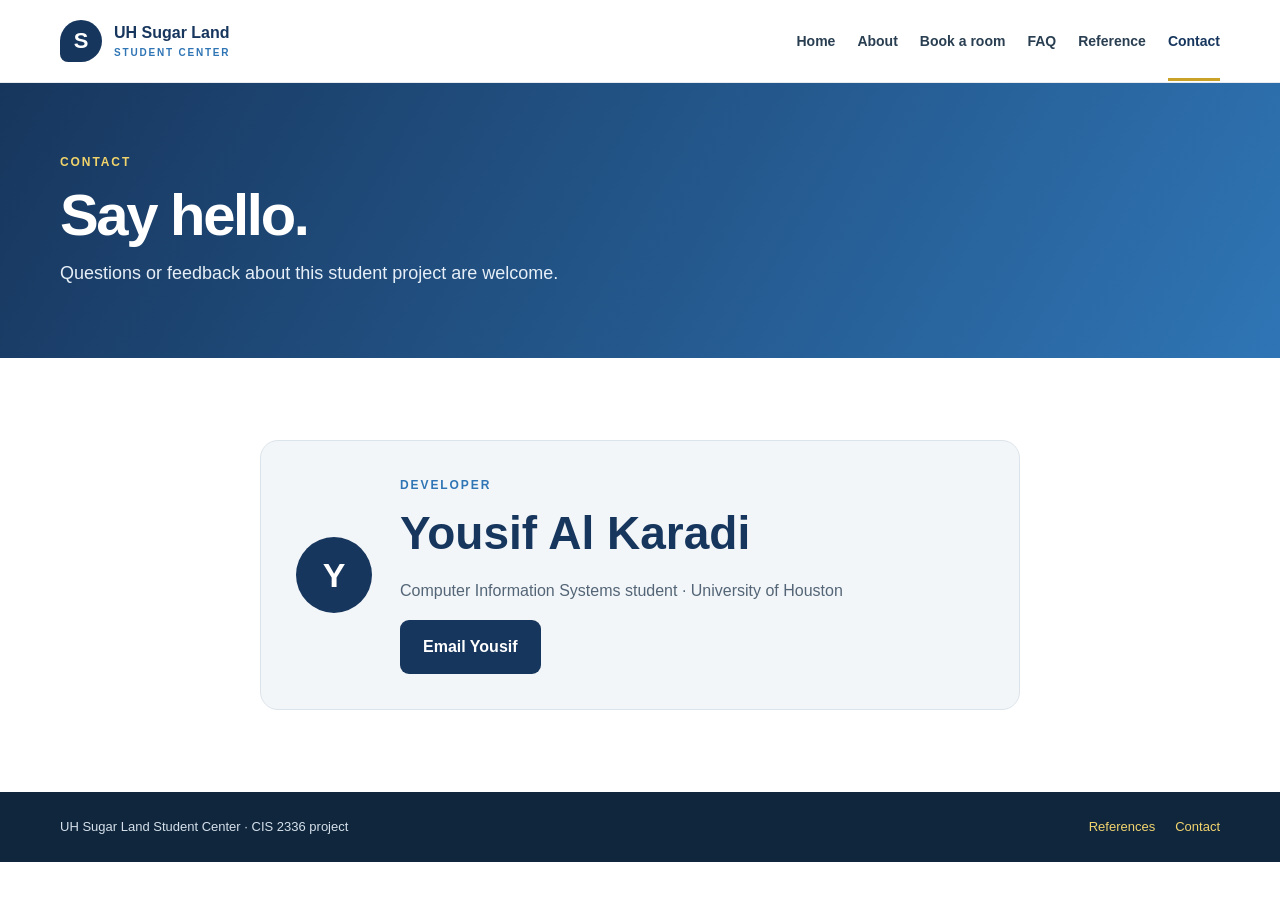
<file: frontend/contact.html>
<!doctype html><html lang="en"><head><meta charset="utf-8"><meta name="viewport" content="width=device-width, initial-scale=1"><meta name="description" content="Contact the student developer behind this project."><title>Contact | UH Sugar Land</title><link rel="stylesheet" href="assets/styles.css"><script src="assets/script.js" defer></script></head><body><a class="skip-link" href="#main">Skip to content</a><header class="site-header"><div class="container header-inner"><a class="brand" href="index.html"><span class="brand-mark" aria-hidden="true">S</span><span>UH Sugar Land<span class="brand-sub">STUDENT CENTER</span></span></a><button class="menu-toggle" type="button" aria-expanded="false" aria-controls="primary-nav"><span class="sr-only">Toggle menu</span><span aria-hidden="true">☰</span></button><nav id="primary-nav" class="primary-nav" aria-label="Main navigation"><a  href="index.html">Home</a><a  href="about.html">About</a><a  href="booking.html">Book a room</a><a  href="faq.html">FAQ</a><a  href="reference.html">Reference</a><a aria-current="page" href="contact.html">Contact</a></nav></div></header><main id="main"><section class="page-hero"><div class="container"><p class="eyebrow light">Contact</p><h1>Say hello.</h1><p>Questions or feedback about this student project are welcome.</p></div></section><section class="section"><div class="container contact-card"><div class="contact-icon" aria-hidden="true">Y</div><div><p class="eyebrow">Developer</p><h2>Yousif Al Karadi</h2><p>Computer Information Systems student · University of Houston</p><a class="button button-primary" href="mailto:yalkarad@cougarnet.uh.edu">Email Yousif</a></div></div></section></main><footer class="site-footer"><div class="container footer-inner"><span>UH Sugar Land Student Center · CIS 2336 project</span><nav aria-label="Footer navigation"><a href="reference.html">References</a><a href="contact.html">Contact</a></nav></div></footer></body></html>
</file>
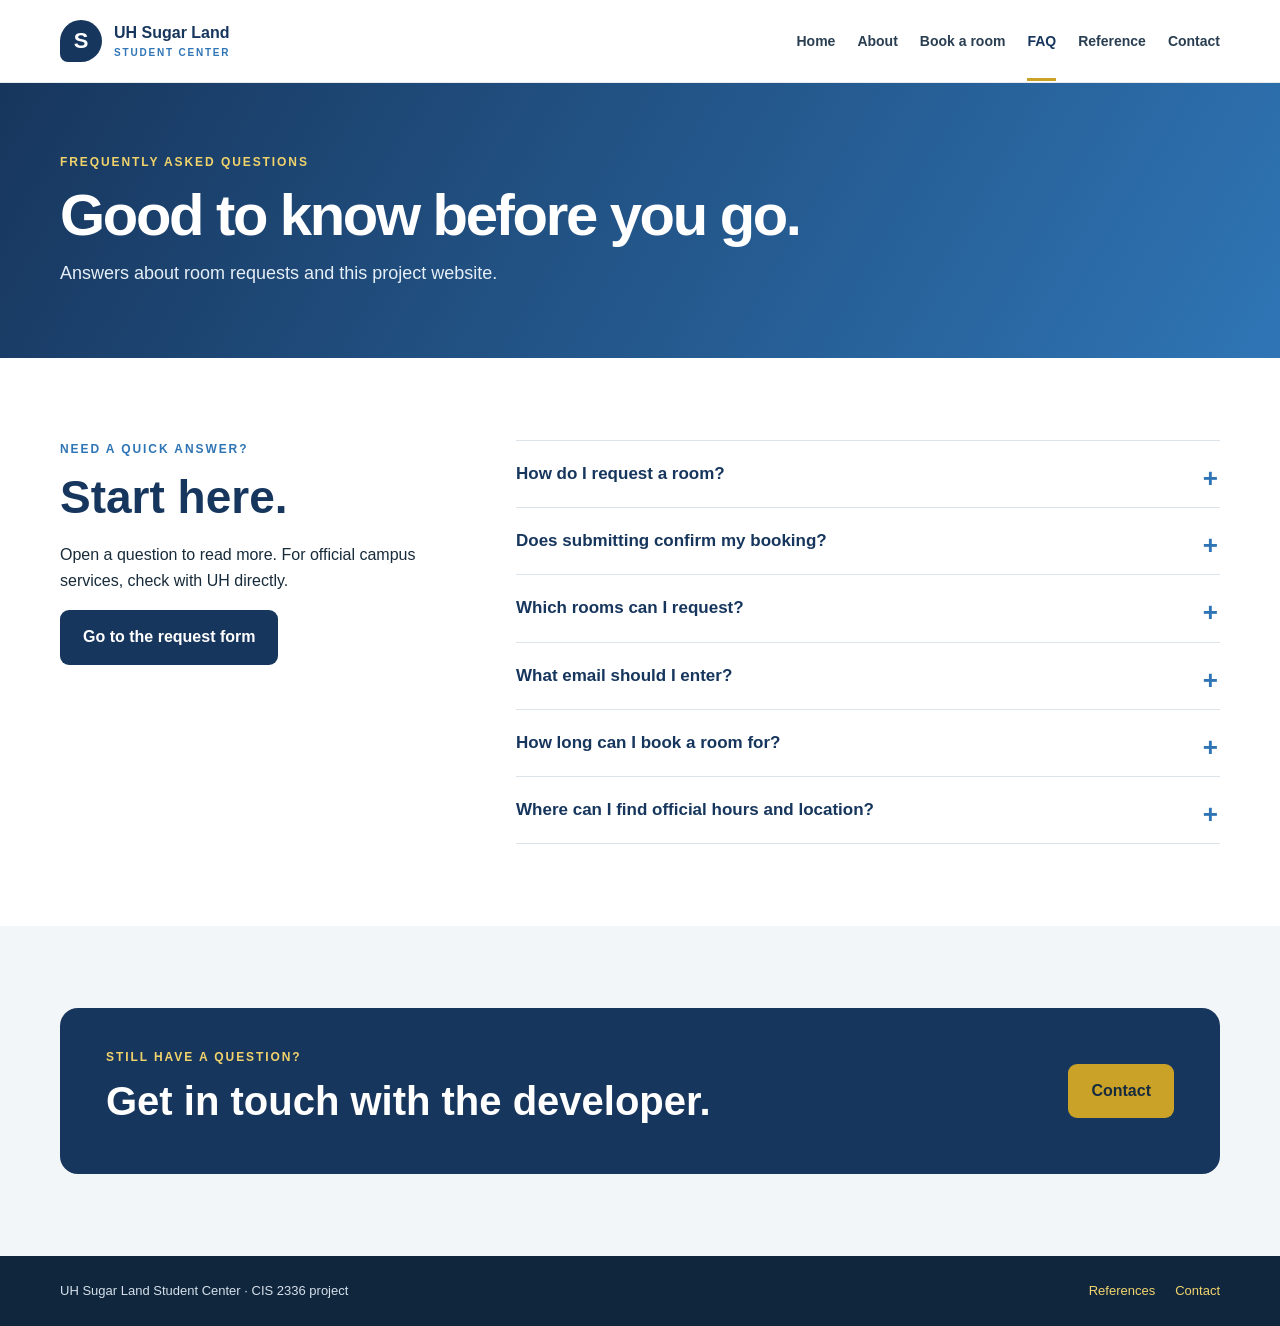
<file: frontend/faq.html>
<!doctype html><html lang="en"><head><meta charset="utf-8"><meta name="viewport" content="width=device-width, initial-scale=1"><meta name="description" content="Answers to common questions about room requests and the student center site."><title>FAQ | UH Sugar Land</title><link rel="stylesheet" href="assets/styles.css"><script src="assets/script.js" defer></script></head><body><a class="skip-link" href="#main">Skip to content</a><header class="site-header"><div class="container header-inner"><a class="brand" href="index.html"><span class="brand-mark" aria-hidden="true">S</span><span>UH Sugar Land<span class="brand-sub">STUDENT CENTER</span></span></a><button class="menu-toggle" type="button" aria-expanded="false" aria-controls="primary-nav"><span class="sr-only">Toggle menu</span><span aria-hidden="true">☰</span></button><nav id="primary-nav" class="primary-nav" aria-label="Main navigation"><a  href="index.html">Home</a><a  href="about.html">About</a><a  href="booking.html">Book a room</a><a aria-current="page" href="faq.html">FAQ</a><a  href="reference.html">Reference</a><a  href="contact.html">Contact</a></nav></div></header><main id="main"><section class="page-hero"><div class="container"><p class="eyebrow light">Frequently asked questions</p><h1>Good to know before you go.</h1><p>Answers about room requests and this project website.</p></div></section><section class="section"><div class="container faq-layout"><div><p class="eyebrow">Need a quick answer?</p><h2>Start here.</h2><p>Open a question to read more. For official campus services, check with UH directly.</p><a class="button button-primary" href="booking.html">Go to the request form</a></div><div class="faq-list"><details><summary>How do I request a room?</summary><p>Open Book a Room, select a proposed room and time, then enter your name, UH email, and purpose. The form validates your information before showing a demo message.</p></details><details><summary>Does submitting confirm my booking?</summary><p>No. This phase demonstrates the front-end request flow. Live availability and confirmation require the backend, which will be added later.</p></details><details><summary>Which rooms can I request?</summary><p>The form shows five proposed types: Collaboration, Study, Multi-purpose, Quiet Study, and Meeting. Confirm final room details against the course specifications.</p></details><details><summary>What email should I enter?</summary><p>Enter a valid UH address ending in @cougarnet.uh.edu or @uh.edu.</p></details><details><summary>How long can I book a room for?</summary><p>The project plan does not specify a booking limit. The form checks that the end time is later than the start time. Final scheduling rules belong in the backend phase.</p></details><details><summary>Where can I find official hours and location?</summary><p>Official hours and a street address were not included in the Phase 1 plan. Check the <a href="https://www.uh.edu/sugarland/" target="_blank" rel="noopener noreferrer">UH Sugar Land website</a>.</p></details></div></div></section><section class="section section-soft"><div class="container callout"><div><p class="eyebrow light">Still have a question?</p><h2>Get in touch with the developer.</h2></div><a class="button button-gold" href="contact.html">Contact</a></div></section></main><footer class="site-footer"><div class="container footer-inner"><span>UH Sugar Land Student Center · CIS 2336 project</span><nav aria-label="Footer navigation"><a href="reference.html">References</a><a href="contact.html">Contact</a></nav></div></footer></body></html>
</file>
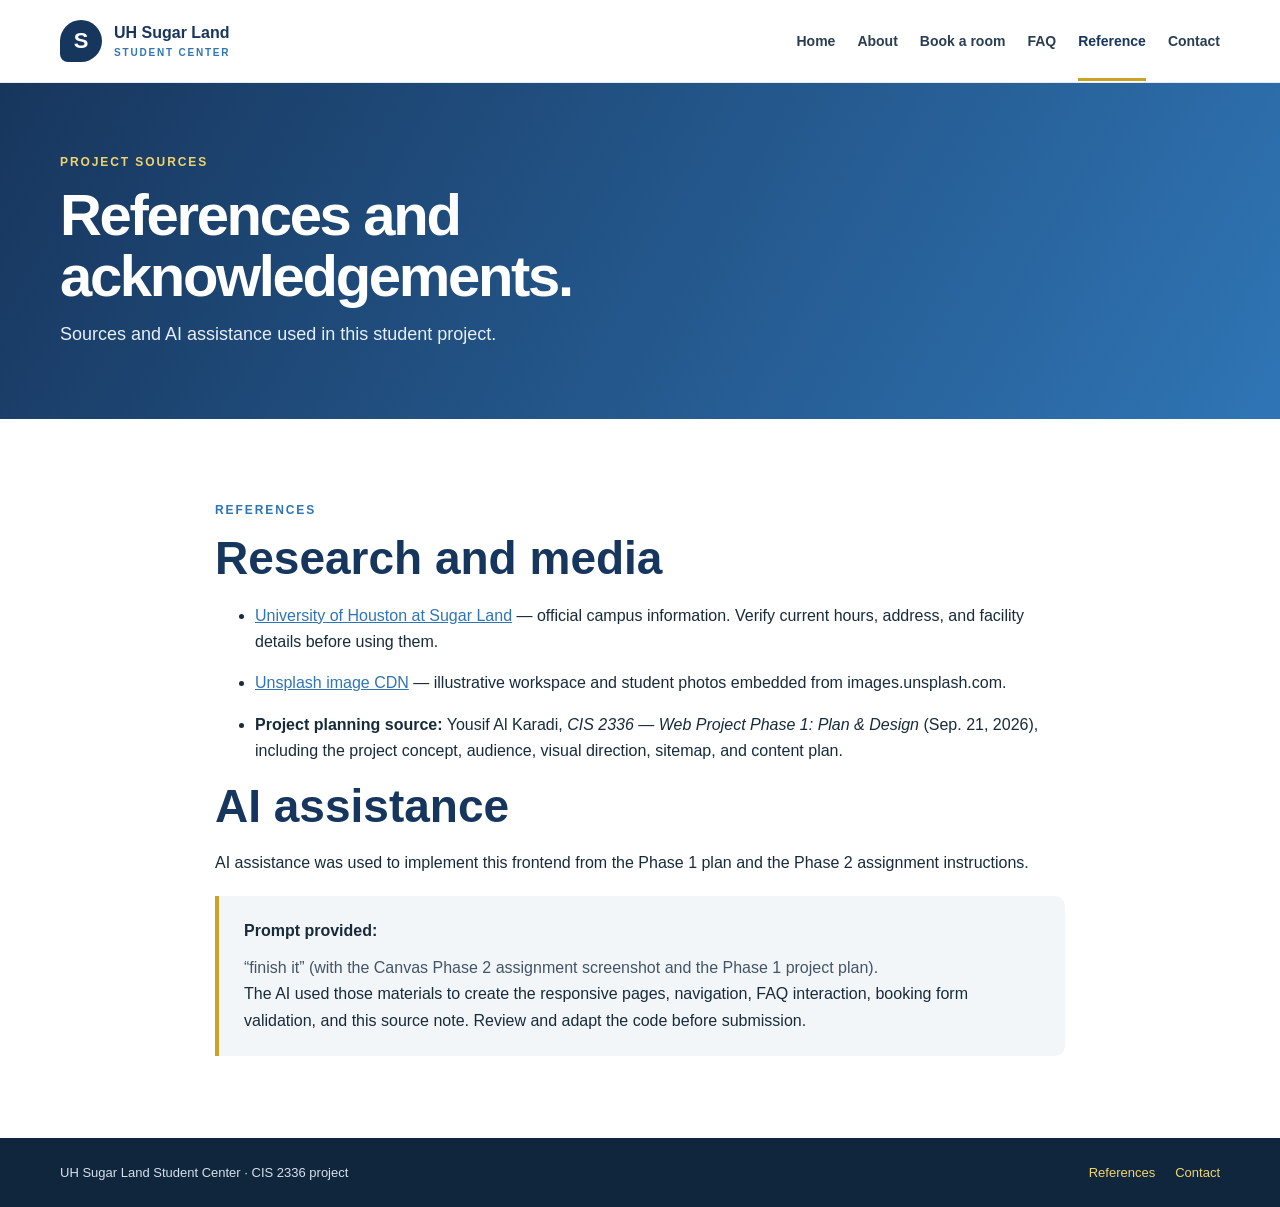
<file: frontend/reference.html>
<!doctype html><html lang="en"><head><meta charset="utf-8"><meta name="viewport" content="width=device-width, initial-scale=1"><meta name="description" content="References and AI assistance notes for the project."><title>Reference | UH Sugar Land</title><link rel="stylesheet" href="assets/styles.css"><script src="assets/script.js" defer></script></head><body><a class="skip-link" href="#main">Skip to content</a><header class="site-header"><div class="container header-inner"><a class="brand" href="index.html"><span class="brand-mark" aria-hidden="true">S</span><span>UH Sugar Land<span class="brand-sub">STUDENT CENTER</span></span></a><button class="menu-toggle" type="button" aria-expanded="false" aria-controls="primary-nav"><span class="sr-only">Toggle menu</span><span aria-hidden="true">☰</span></button><nav id="primary-nav" class="primary-nav" aria-label="Main navigation"><a  href="index.html">Home</a><a  href="about.html">About</a><a  href="booking.html">Book a room</a><a  href="faq.html">FAQ</a><a aria-current="page" href="reference.html">Reference</a><a  href="contact.html">Contact</a></nav></div></header><main id="main"><section class="page-hero"><div class="container"><p class="eyebrow light">Project sources</p><h1>References and acknowledgements.</h1><p>Sources and AI assistance used in this student project.</p></div></section><section class="section"><div class="container narrow"><p class="eyebrow">References</p><h2>Research and media</h2><ul class="reference-list"><li><a href="https://www.uh.edu/sugarland/" target="_blank" rel="noopener noreferrer">University of Houston at Sugar Land</a> — official campus information. Verify current hours, address, and facility details before using them.</li><li><a href="https://images.unsplash.com/" target="_blank" rel="noopener noreferrer">Unsplash image CDN</a> — illustrative workspace and student photos embedded from images.unsplash.com.</li><li><strong>Project planning source:</strong> Yousif Al Karadi, <em>CIS 2336 — Web Project Phase 1: Plan &amp; Design</em> (Sep. 21, 2026), including the project concept, audience, visual direction, sitemap, and content plan.</li></ul><h2 class="subsection-title">AI assistance</h2><p>AI assistance was used to implement this frontend from the Phase 1 plan and the Phase 2 assignment instructions.</p><div class="prompt-box"><p><strong>Prompt provided:</strong></p><blockquote>“finish it” (with the Canvas Phase 2 assignment screenshot and the Phase 1 project plan).</blockquote><p class="prompt-detail">The AI used those materials to create the responsive pages, navigation, FAQ interaction, booking form validation, and this source note. Review and adapt the code before submission.</p></div></div></section></main><footer class="site-footer"><div class="container footer-inner"><span>UH Sugar Land Student Center · CIS 2336 project</span><nav aria-label="Footer navigation"><a href="reference.html">References</a><a href="contact.html">Contact</a></nav></div></footer></body></html>
</file>
<file: frontend/assets/styles.css>
:root{--navy:#17365d;--blue:#2f75b5;--gold:#c9a227;--ink:#182b3a;--muted:#536576;--soft:#f3f6f9;--line:#dce4eb;--shadow:0 20px 50px rgba(16,43,68,.12);--radius:18px}*{box-sizing:border-box}html{scroll-behavior:smooth}body{margin:0;color:var(--ink);background:#fff;font:16px/1.65 Inter,Arial,sans-serif}img{max-width:100%;display:block}a{color:var(--blue)}a:hover{color:var(--navy)}button,input,select,textarea{font:inherit}.container{width:min(1160px,calc(100% - 40px));margin-inline:auto}.narrow{max-width:850px}.skip-link{position:absolute;left:16px;top:-60px;background:#fff;color:var(--navy);padding:10px 16px;z-index:20}.skip-link:focus{top:10px}.sr-only{position:absolute;width:1px;height:1px;padding:0;margin:-1px;overflow:hidden;clip:rect(0,0,0,0);white-space:nowrap;border:0}.site-header{position:sticky;top:0;z-index:10;background:#fff;border-bottom:1px solid rgba(23,54,93,.1)}.header-inner{min-height:82px;display:flex;align-items:center;justify-content:space-between;gap:24px}.brand{display:flex;gap:12px;align-items:center;color:var(--navy);font-weight:800;text-decoration:none;line-height:1.15}.brand-mark{display:grid;place-items:center;width:42px;height:42px;border-radius:50% 50% 50% 8px;background:var(--navy);color:#fff;font-size:22px}.brand-sub{display:block;color:var(--blue);font-size:10px;letter-spacing:.18em;margin-top:5px}.primary-nav{display:flex;align-items:center;gap:22px}.primary-nav a{color:#293e51;text-decoration:none;font-size:14px;font-weight:700;padding:29px 0 25px;border-bottom:3px solid transparent}.primary-nav a:hover,.primary-nav a[aria-current=page]{color:var(--navy);border-color:var(--gold)}.menu-toggle{display:none;background:transparent;border:1px solid var(--line);border-radius:10px;padding:8px 12px;color:var(--navy);font-size:20px}.hero{position:relative;min-height:590px;display:flex;align-items:center;color:#fff;background:url('https://images.unsplash.com/photo-1523050854058-8df90110c9f1?auto=format&fit=crop&w=2000&q=90') center 42%/cover}.hero-shade{position:absolute;inset:0;background:linear-gradient(90deg,rgba(12,34,58,.91),rgba(15,47,78,.72) 55%,rgba(15,47,78,.12))}.hero-content{position:relative;padding-block:90px}.eyebrow{text-transform:uppercase;letter-spacing:.16em;color:var(--blue);font-size:12px;font-weight:800;margin:0 0 12px}.eyebrow.light{color:#f1d36b}.hero h1,.page-hero h1{max-width:760px;font-size:clamp(42px,6.5vw,76px);line-height:1.05;letter-spacing:-.04em;margin:0 0 22px}.hero-copy{max-width:590px;font-size:19px;color:#e9f1f8}.button-row{display:flex;gap:12px;flex-wrap:wrap;margin-top:30px}.button{display:inline-flex;align-items:center;justify-content:center;min-height:48px;padding:12px 21px;border-radius:9px;border:2px solid transparent;text-decoration:none;font-weight:800}.button-gold{background:var(--gold);color:#172b3f}.button-outline{border-color:#fff;color:#fff}.button-outline:hover{background:#fff;color:var(--navy)}.button-primary{background:var(--navy);color:#fff}.button-primary:hover{background:#244d78;color:#fff}.section{padding:82px 0}.section-soft{background:var(--soft)}.split{display:grid;grid-template-columns:1fr 1fr;gap:65px;align-items:center}.split h2,.section-heading h2,.booking-intro h2,.faq-layout h2,.narrow h2,.contact-card h2{font-size:clamp(30px,4vw,46px);line-height:1.12;color:var(--navy);margin:0 0 18px}.lead{font-size:20px;color:#344d62}.rounded-photo{width:100%;height:390px;object-fit:cover;border-radius:var(--radius);box-shadow:var(--shadow)}.text-link{display:inline-flex;margin-top:12px;font-weight:800;text-decoration:none}.section-heading{max-width:700px;margin-bottom:30px}.card-grid{display:grid;grid-template-columns:repeat(3,1fr);gap:22px}.space-card,.info-card{overflow:hidden;background:#fff;border:1px solid var(--line);border-radius:14px;box-shadow:0 8px 28px rgba(16,43,68,.05)}.space-card img{width:100%;height:220px;object-fit:cover}.card-body{padding:22px}.card-body h3,.info-card h3{color:var(--navy);font-size:21px;line-height:1.25;margin:8px 0}.card-body p,.info-card p{color:var(--muted);margin:0}.tag{display:inline-block;background:#edf4fa;color:var(--navy);border-radius:99px;padding:4px 10px;font-size:11px;font-weight:800;text-transform:uppercase;letter-spacing:.08em}.small-note{font-size:12px;color:#6b7b89;margin-top:18px}.callout{display:flex;align-items:center;justify-content:space-between;gap:28px;padding:40px 46px;background:var(--navy);color:#fff;border-radius:var(--radius)}.callout h2{font-size:clamp(27px,3.4vw,40px);line-height:1.12;margin:0 0 10px;max-width:650px}.callout p:not(.eyebrow){max-width:670px;margin:0;color:#dbe8f3}.site-footer{background:#10263d;color:#d5e0ea;padding:24px 0;font-size:13px}.footer-inner{display:flex;justify-content:space-between;gap:20px;align-items:center}.footer-inner nav{display:flex;gap:20px}.footer-inner a{color:#f2d46e;text-decoration:none}.page-hero{background:linear-gradient(120deg,#17365d,#2f75b5);color:#fff;padding:70px 0}.page-hero h1{font-size:clamp(38px,5vw,58px);margin-bottom:13px}.page-hero p:last-child{margin:0;color:#e6eff7;font-size:18px}.five-grid{grid-template-columns:repeat(3,1fr)}.info-card{padding:23px}.card-number{display:inline-grid;place-items:center;width:38px;height:38px;background:#fff7df;color:#735a00;font-weight:900;border-radius:50%}.booking-layout{display:grid;grid-template-columns:.8fr 1.2fr;gap:50px;align-items:start}.booking-intro p:not(.eyebrow){color:var(--muted)}.notice{margin-top:22px;padding:17px 20px;border-left:4px solid var(--gold);background:#fff8e4;border-radius:0 10px 10px 0}.notice p{margin:4px 0 0;color:#56616d;font-size:14px}.booking-photo{height:260px;margin-top:20px}.form-card{padding:28px;background:#fff;border:1px solid var(--line);border-radius:var(--radius);box-shadow:var(--shadow)}.form-grid{display:grid;grid-template-columns:1fr 1fr;gap:18px}.field{display:flex;flex-direction:column;gap:7px;color:var(--navy);font-size:14px;font-weight:800}.field>span{color:#b44236}.field-wide{grid-column:1/-1}.field input,.field select,.field textarea{width:100%;border:1px solid #b7c5d1;border-radius:8px;background:#fff;color:var(--ink);padding:12px 13px;font-weight:500}.field input:focus,.field select:focus,.field textarea:focus{outline:3px solid rgba(47,117,181,.18);border-color:var(--blue)}.field small,.form-footnote{font-size:12px;color:#617383;font-weight:400}.submit-button{width:100%;cursor:pointer;border:0}.form-status{margin-top:18px;border-radius:9px}.form-status:not(:empty){padding:14px 16px;background:#eaf5ed;border:1px solid #a9d5b5;color:#19492b}.form-status.error{background:#fff0ed;border-color:#e9aea3;color:#7e2b20}.faq-layout{display:grid;grid-template-columns:.72fr 1.28fr;gap:60px;align-items:start}.faq-list details{border-bottom:1px solid var(--line);padding:19px 0}.faq-list details:first-child{border-top:1px solid var(--line)}.faq-list summary{list-style:none;cursor:pointer;position:relative;padding-right:32px;color:var(--navy);font-weight:800;font-size:17px}.faq-list summary::-webkit-details-marker{display:none}.faq-list summary:after{content:'+';position:absolute;right:2px;top:-3px;color:var(--blue);font-size:26px}.faq-list details[open] summary:after{content:'−'}.faq-list details p{color:var(--muted);margin:12px 28px 2px 0}.reference-list li{margin:0 0 15px}.subsection-title{margin-top:42px}.prompt-box{margin-top:20px;padding:22px 25px;background:var(--soft);border-left:4px solid var(--gold);border-radius:0 10px 10px 0}.prompt-box p{margin:0}.prompt-box blockquote{margin:10px 0 0;color:#425567}.contact-card{display:flex;align-items:center;gap:28px;max-width:760px;margin:auto;padding:35px;background:var(--soft);border:1px solid var(--line);border-radius:var(--radius)}.contact-card p:not(.eyebrow){color:var(--muted)}.contact-icon{display:grid;place-items:center;flex:0 0 76px;height:76px;border-radius:50%;background:var(--navy);color:#fff;font-size:34px;font-weight:800}@media(max-width:850px){.primary-nav{gap:12px}.primary-nav a{font-size:13px}.split,.booking-layout,.faq-layout{grid-template-columns:1fr;gap:32px}.five-grid{grid-template-columns:repeat(2,1fr)}}@media(max-width:680px){.container{width:calc(100% - 30px)}.header-inner{min-height:70px;flex-wrap:wrap}.menu-toggle{display:block}.primary-nav{display:none;flex-basis:100%;align-items:stretch;flex-direction:column;gap:0;padding:0 0 12px}.primary-nav.is-open{display:flex}.primary-nav a{padding:10px 4px;border-bottom:1px solid var(--line)}.hero{min-height:510px;background-position:58% center}.hero-content{padding-block:65px}.hero h1{font-size:48px}.section{padding:58px 0}.rounded-photo{height:280px}.card-grid,.five-grid{grid-template-columns:1fr}.space-card img{height:205px}.callout{align-items:flex-start;flex-direction:column;padding:28px 23px}.footer-inner{align-items:flex-start;flex-direction:column}.form-card{padding:21px 16px}.form-grid{grid-template-columns:1fr;gap:15px}.field-wide{grid-column:auto}.page-hero{padding:52px 0}.contact-card{align-items:flex-start;flex-direction:column;padding:25px}}
</file>
